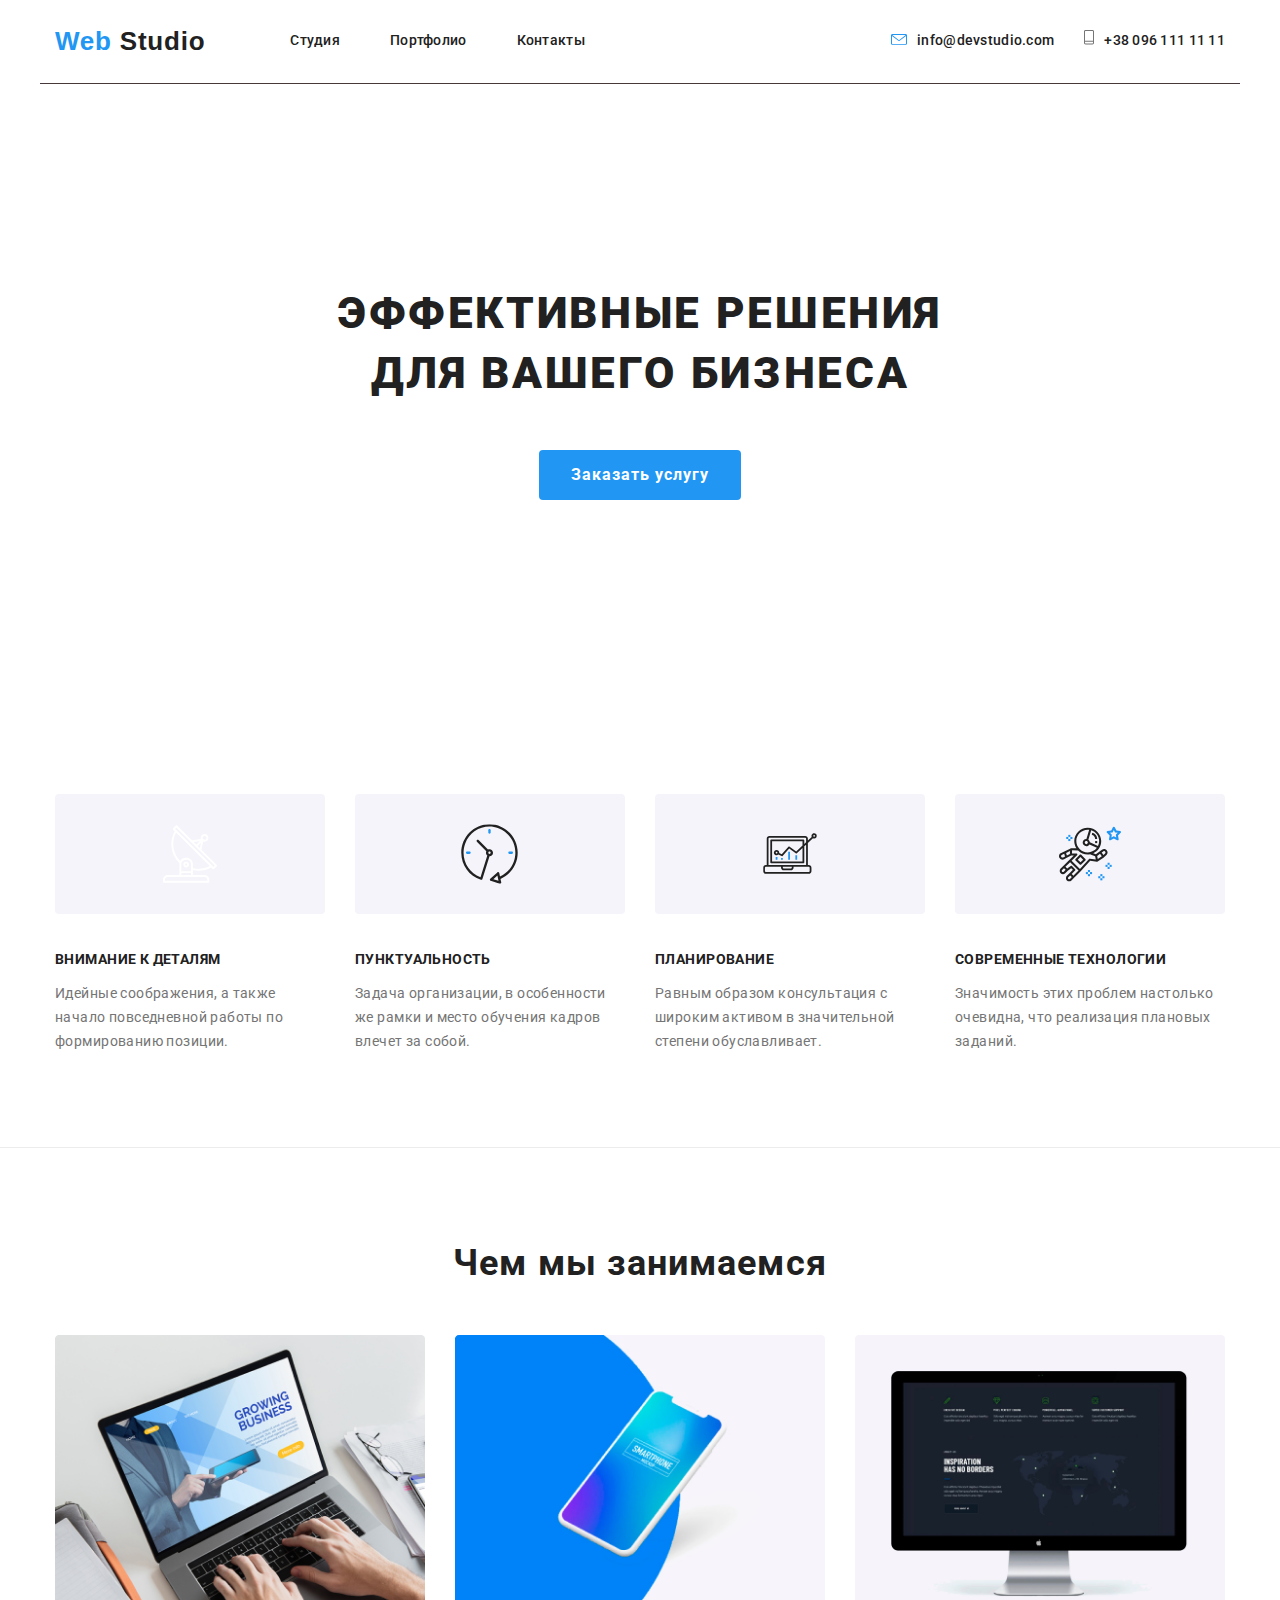
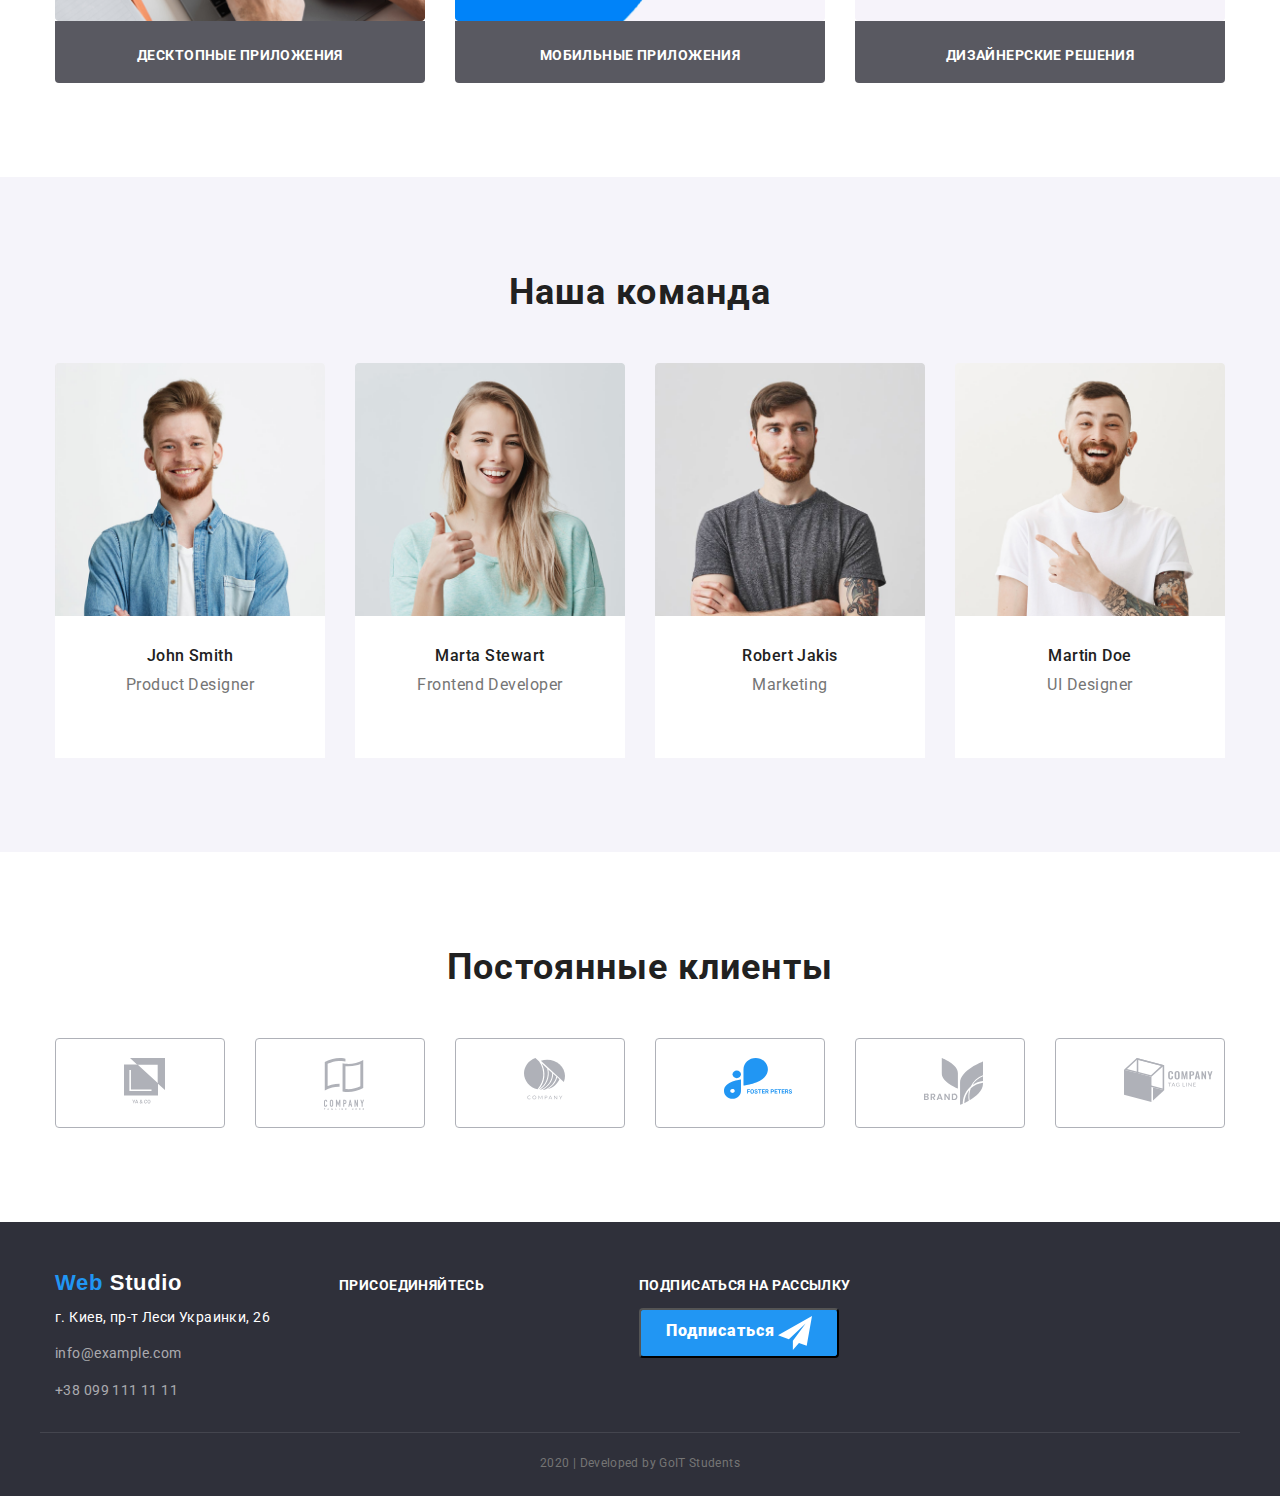
<file: index.html>
<!DOCTYPE html>
<html lang="en">

<head>
    <meta charset="UTF-8">
    <meta name="viewport" content="width=device-width, initial-scale=1.0">
    <title>Document</title>
    <link rel="stylesheet" href="https://fonts.googleapis.com/css2?family=Roboto:wght@400;500;700&display=swap">
    <link rel="stylesheet" href="https://cdnjs.cloudflare.com/ajax/libs/modern-normalize/0.6.0/modern-normalize.min.css">
    <link rel="stylesheet" href="./CSS/styles.css">
</head>

<body>

    <header>
        <nav class="site-nav">
            <a href=""><p class="logo-header"><span class="web-header">Web </span>Studio</p></a>

            <ul class="list-nav">
                <li><a href="" class="link">Студия</a></li>
                <li><a href="./portfolio.html" class="link">Портфолио</a></li>
                <li><a href="" class="link">Контакты</a></li>
            </ul>

            <ul class="list-contacts">
                <li><a href=""><img src="./images/envelope.svg" alt="email"></a></li>
                <li><a href="info@devstudio.com" class="link">info@devstudio.com</a></li>
                <li><a href=""><img src="./images/Vector.svg" alt="phone icon"></a></li>
                <li><a href="+380961111111" class="link">+38 096 111 11 11</a></li>
            </ul>
        </nav>
    </header>

    <main>
        <div class="container-solutions">
            <h1 class="solutions-title">ЭФФЕКТИВНЫЕ РЕШЕНИЯ</br>
                 ДЛЯ ВАШЕГО БИЗНЕСА </h1>   
            <a href="" class="place-order-button">Заказать услугу</a>
        </div>

        <section class="our-advantages">
            <!-- <h2 class="advantages-title">Наши преимущества</h2> -->
            <div class="container-our-advantages">
            <ul>
                <li>
                    <a href="" class="link"><img class="icon-antenna" src="./images/antenna.svg" alt="antenna"></a>
                    <h3>Внимание к деталям</h3>
                    <p>Идейные соображения, а также начало повседневной работы по формированию позиции.</p>
                </li>

                <li>
                    <a href="" class="link"><img class="icon-clock" src="./images/clock.svg" alt="clock"></a>
                    <h3>Пунктуальность</h3>
                    <p>Задача организации, в особенности же рамки и место обучения кадров влечет за собой.</p>
                </li>

                <li>
                    <a href="" class="link"><img class="icon-diagram" src="./images/diagram.svg" alt="diagram"></a>
                    <h3>Планирование</h3>
                    <p>Равным образом консультация с широким активом в значительной степени обуславливает.</p>
                </li>

                <li>
                    <a href="" class="link"><img class="icon-astronaut" src="./images/astronaut.svg" alt="astronaut"></a>
                    <h3>Современные технологии</h3>
                    <p>Значимость этих проблем настолько очевидна, что реализация плановых заданий.</p>
                </li>
            </ul>
            </div>
        </section>

        <section class="what-we-do">
            <div class="container-what-we-do">
            <h2 class="what-we-do-title">Чем мы занимаемся</h2>
            <ul>
                <li>
                    <img src="./images/img-1.png" alt="desktop-apps">
                    <p class="our-activity">Десктопные приложения</p>
                </li>

                <li>
                    <img src="./images/img-2.png" alt="apps">
                    <p class="our-activity">Мобильные приложения</p>
                </li>

                <li>
                    <img src="./images/img-3.png" alt="design-solutions">
                    <p class="our-activity">Дизайнерские решения</p>
                </li>
            </ul>
            </div>
        </section>

        
        <section class="our-team-section">
            <div class="container-our-team-section">
            <h2 class="our-team-title">Наша команда</h2>

            <ul class="our-team">
                <li class="personal-details">
                    <img src="./images/JohnSmith.png" alt="JohnSmith">
                    <div class="personal-data">
                    <h3 class="name">John Smith</h3>
                    <p class="speciality">Product Designer</p>
                
                
                    <ul class="social-media">
                        <li><a href="" class="link" aria-label="Ссылка на Instagram"></a></li>
                        <li><a href="" class="link" aria-label="Ссылка на Twitter"></a></li>
                        <li><a href="" class="link" aria-label="Ссылка на Facebook"></a></li>
                        <li><a href="" class="link" aria-label="Ссылка на linkedin"></a></li>
                    </ul>
                    </div>
                </li>
                
                <li class="personal-details">
                    <img src="./images/MartaStewart.png" alt="MartaStewart">
                    <div class="personal-data">
                    <h3  class="name">Marta Stewart</h3>
                    <p class="speciality">Frontend Developer</p>
                
                
                    <ul class="social-media">
                        <li><a href="" class="link" aria-label="Ссылка на Instagram"></a></li>
                        <li><a href="" class="link" aria-label="Ссылка на Twitter"></a></li>
                        <li><a href="" class="link" aria-label="Ссылка на Facebook"></a></li>
                        <li><a href="" class="link" aria-label="Ссылка на linkedin"></a></li>
                    </ul>
                    </div>
                </li>
                
                <li class="personal-details">
                    <img src="./images/RobertJakis.png" alt="RobertJakis">
                    <div class="personal-data">
                    <h3 class="name">Robert Jakis</h3>
                    <p class="speciality">Marketing</p>
                    
                    
                    <ul class="social-media">
                        <li><a href="" class="link" aria-label="Ссылка на Instagram"></a></li>
                        <li><a href="" class="link" aria-label="Ссылка на Twitter"></a></li>
                        <li><a href="" class="link" aria-label="Ссылка на Facebook"></a></li>
                        <li><a href="" class="link" aria-label="Ссылка на linkedin"></a></li>
                    </ul>
                    </div>
                </li>

                <li class="personal-details">
                    <img src="./images/MartinDoe.png" alt="MartinDoe">
                    <div class="personal-data">
                    <h3  class="name">Martin Doe</h3>
                    <p class="speciality">UI Designer</p>
                    
                    
                    <ul class="social-media">
                        <li><a href="" class="link" aria-label="Ссылка на Instagram"></a></li>
                        <li><a href="" class="link" aria-label="Ссылка на Twitter"></a></li>
                        <li><a href="" class="link" aria-label="Ссылка на Facebook"></a></li>
                        <li><a href="" class="link" aria-label="Ссылка на linkedin"></a></li>
                    </ul>
                    </div>
                </li>     
            </ul>
            </div>
        </section>
        

        <section class="clients">
            <div class="container-clients">
            <h2 class="clients-title">Постоянные клиенты</h2>
            <ul class="clients-list">
                <li class="client"><a href="" class="link"><img src="./images/logo-1.svg" alt="Ya&Co"></a></li>
                <li class="client"><a href="" class="link"><img src="./images/logo-2.svg" alt="Company"></a></li>
                <li class="client"><a href="" class="link"><img src="./images/logo-3.svg" alt="COMPANY"></a></li>
                <li class="client"><a href="" class="link"><img src="./images/logo-4.svg" alt="FOSTER PETERS"></a></li>
                <li class="client"><a href="" class="link"><img src="./images/logo-5.svg" alt="BRAND"></a></li>
                <li class="client"><a href="" class="link"><img src="./images/logo-6.svg" alt="TagLine"></a></li>
            </ul>
            </div>
        </section>
    </main>

    <footer>

        <div class="footer-container">

        <div class="footer-contacts">
        <a href="">
            <p class="logo-footer">Web <span class="studio-footer">Studio</span></p>
        </a>
       
        <p class="address">г. Киев, пр-т Леси Украинки, 26</p>

        <address class="address-container">
            <a href="info@example.com" class="link-footer">info@example.com</a>
            <a href="+380991111111" class="link-footer">+38 099 111 11 11</a>
        </address> 
        </div>
        
        <div class="join-us">
        <p class="footer-join-subscribe">присоединяйтесь</p>
        <ul class="social-media-footer">
            <li><a href="" class="link" aria-label="Ссылка на Instagram"></a></li>
            <li><a href="" class="link" aria-label="Ссылка на Twitter"></a></li>
            <li><a href="" class="link" aria-label="Ссылка на Facebook"></a></li>
            <li><a href="" class="link" aria-label="Ссылка на linkedin"></a></li>
        </ul>
        </div>

        <div class="subscribe">
        <p class="footer-join-subscribe">подписаться на рассылку</p>
        
        <button type="button" class="button-footer">
            <span class="subscribe-title">Подписаться</span>
            <img src="./images/subscribe-icon.svg" alt="subscribe icon">
        </button>
        </div>
        </div>

        <p class="developer">2020 | Developed by GoIT Students</p>
        
    </footer>
</body>

</html>
</file>
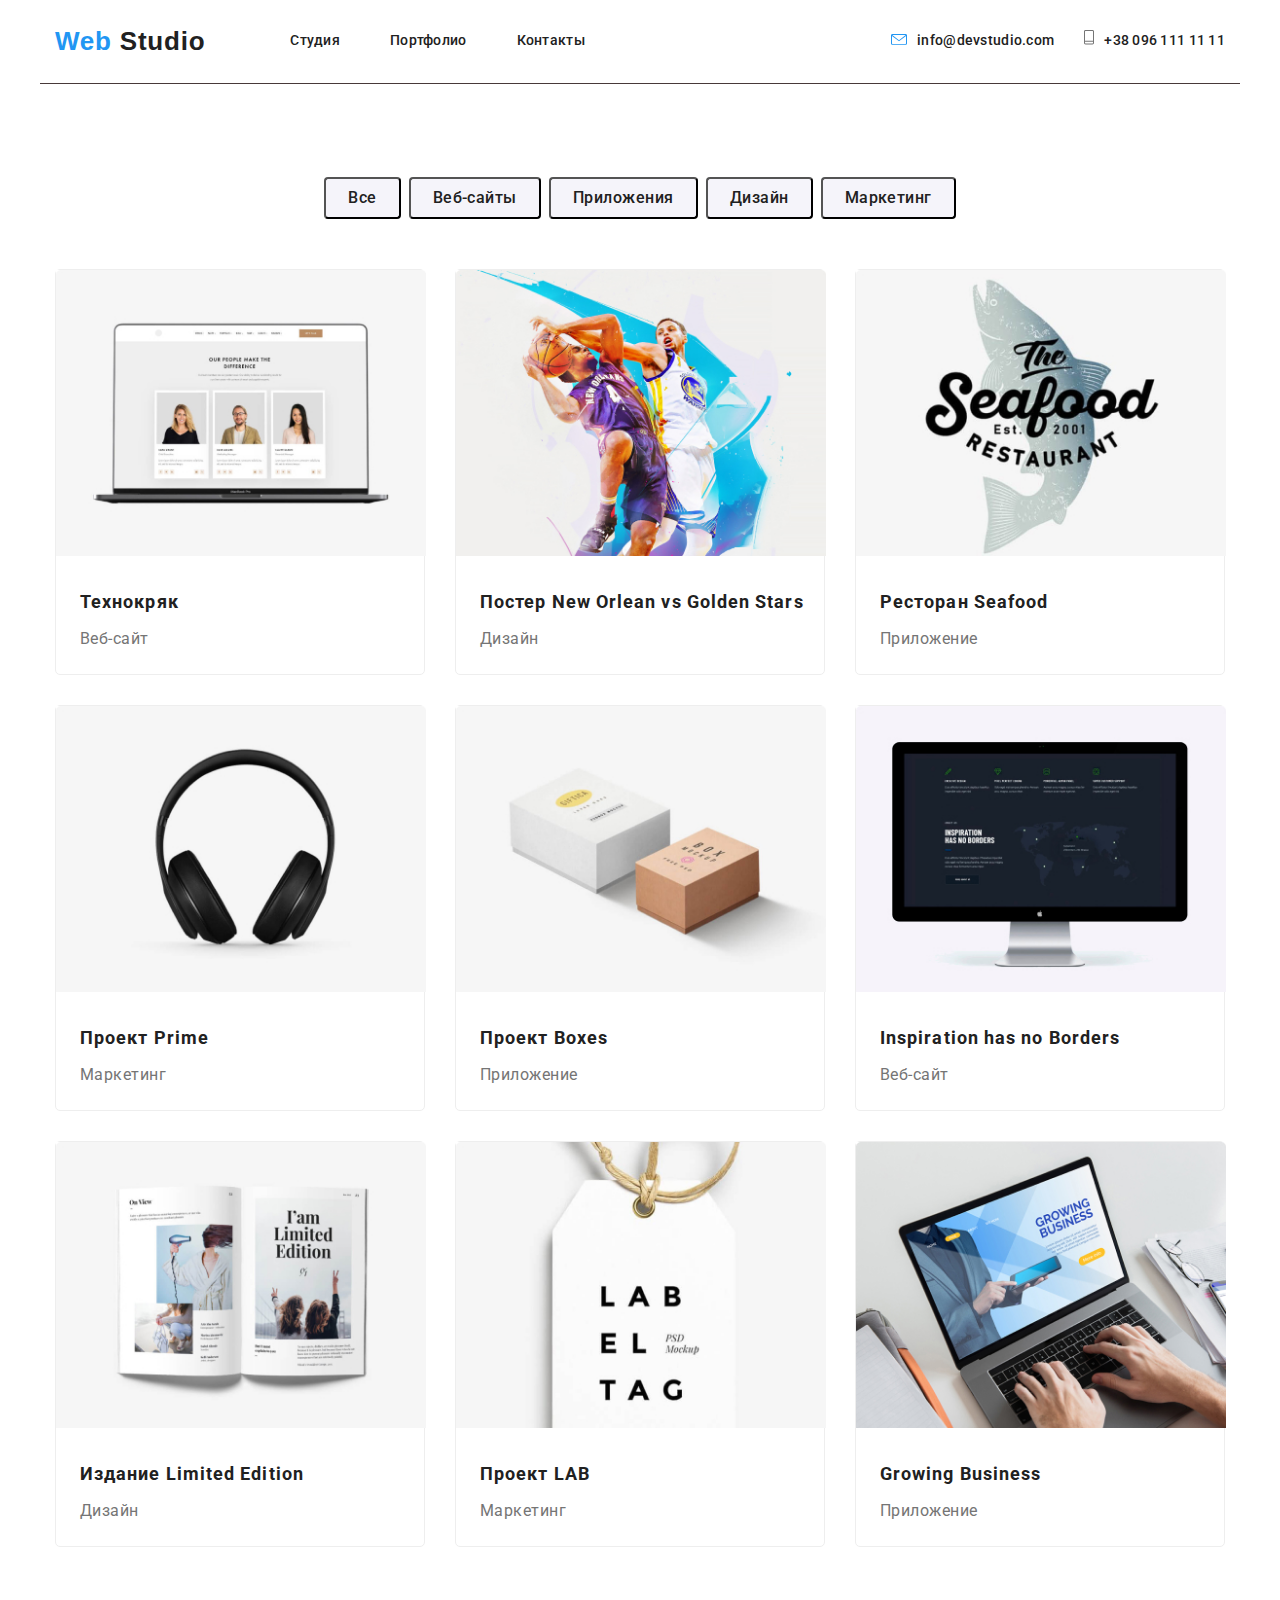
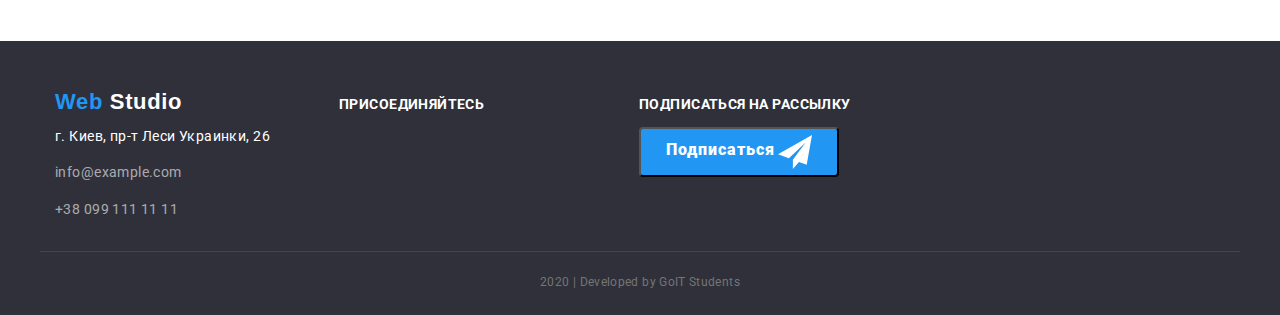
<file: portfolio.html>
<!DOCTYPE html>
<html lang="en">

<head>
    <meta charset="UTF-8">
    <meta name="viewport" content="width=device-width, initial-scale=1.0">
    <title>Document</title>
    <link rel="stylesheet" href="https://fonts.googleapis.com/css2?family=Roboto:wght@400;500;700&display=swap"> 
    <link rel="stylesheet" href="https://cdnjs.cloudflare.com/ajax/libs/modern-normalize/0.6.0/modern-normalize.min.css">
    <link rel="stylesheet" href="./CSS/styles.css">    
</head>

<body>
    <header>
        <nav class="site-nav">
            <a href="">
                <p class="logo-header"><span class="web-header">Web </span>Studio</p>
            </a>
    
            <ul class="list-nav">
                <li><a href="./index.html" class="link">Студия</a></li>
                <li><a href="" class="link">Портфолио</a></li>
                <li><a href="" class="link">Контакты</a></li>
            </ul>
    
            <ul class="list-contacts">
                <li><a href=""><img src="./images/envelope.svg" alt="email"></a></li>
                <li><a href="info@devstudio.com" class="link">info@devstudio.com</a></li>
                <li><a href=""><img src="./images/Vector.svg" alt="phone icon"></a></li>
                <li><a href="+380961111111" class="link">+38 096 111 11 11</a></li>
            </ul>
        </nav>
    </header>

    <main>
        <section class="section-portfolio">
            <div class="container-portfolio">
            <!-- <h1 class="portfolio-title">Портфолио</h1> -->

            <ul class="list-of-buttons">
                <li class="button"><button type="button">Все</button></li>
                <li class="button"><button type="button">Веб-сайты</button></li>
                <li class="button"><button type="button">Приложения</button></li>
                <li class="button"><button type="button">Дизайн</button></li>
                <li class="button"><button type="button">Маркетинг</button></li>
            </ul>

            <ul class="portfolio-list">
                <li>
                    <a href="">
                        <img src="./images/tehnokryak.jpg" alt="картинка технокряк" width="370px">
                        
                    <div class="portfolio-item-details">
                        <h2 class="portfolio-item">Технокряк</h2>
                        <!-- <p class="portfolio-item-description">Технокряк это современная площадка распространения коронавируса. Компании используют эту платформу для цифрового
                        шпионажа и атак на защищённые сервера конкурентов.</p> -->
                        <p class="portfolio-item-job">Веб-сайт</p>
                    </div>
                    </a>               
                </li>

                <li>
                    <a href="">
                        <img src="./images/basketball-match.jpg" alt="poster basketball" width="370">
                        
                    <div class="portfolio-item-details">
                        <h2 class="portfolio-item">Постер New Orlean vs Golden Stars</h2>
                        <!-- <p class="portfolio-item-description"></p> -->
                        <p class="portfolio-item-job">Дизайн</p>
                    </div>
                    </a>
                </li>

                <li>
                    <a href="">
                        <img src="./images/seafood.jpg" alt="restaurant poster" width="370">
                        
                    <div class="portfolio-item-details">
                        <h2 class="portfolio-item">Ресторан Seafood</h2>
                        <!-- <p class="portfolio-item-description"></p> -->
                        <p class="portfolio-item-job">Приложение</p>
                    </div>
                    </a>
                </li>
                
                <li>
                    <a href="">
                        <img src="./images/project-prime.jpg" alt="poster prime" width="370">
                        
                    <div class="portfolio-item-details">
                        <h2 class="portfolio-item">Проект Prime</h2>
                        <!-- <p class="portfolio-item-description"></p> -->
                        <p class="portfolio-item-job">Маркетинг</p>
                    </div>
                    </a>
                </li>

                <li>
                    <a href="">
                        <img src="./images/boxes.jpg" alt="poster boxes" width="370">
                        
                    <div class="portfolio-item-detais">
                        <h2 class="portfolio-item">Проект Boxes</h2>
                        <!-- <p class="portfolio-item-description"></p> -->
                        <p class="portfolio-item-job">Приложение</p>
                    </div>
                    </a>
                </li>

                <li>
                    <a href="">
                        <img src="./images/inspiration.jpg" alt="poster inspiration" width="370">
                        
                    <div class="portfolio-item-details">
                        <h2 class="portfolio-item">Inspiration has no Borders</h2>
                        <!-- <p class="portfolio-item-description"></p> -->
                        <p class="portfolio-item-job">Веб-сайт</p>
                    </div>
                    </a>
                </li>

                <li>
                    <a href="">
                        <img src="./images/limited-edition.jpg" alt="poster limited edition" width="370">
                        
                    <div class="portfolio-item-details">
                        <h2 class="portfolio-item">Издание Limited Edition</h2>
                        <!-- <p class="portfolio-item-description"></p> -->
                        <p class="portfolio-item-job">Дизайн</p>
                    </div>
                    </a>
                </li>

                <li>
                    <a href="">
                        <img src="./images/project-lab.jpg" alt="poster lab" width="370">
                        
                    <div class="portfolio-item-details">
                        <h2 class="portfolio-item">Проект LAB</h2>
                        <!-- <p class="portfolio-item-description"></p> -->
                        <p class="portfolio-item-job">Маркетинг</p>
                    </div>
                    </a>
                </li>

                <li>
                    <a href="">
                        <img src="./images/growing-business.jpg" alt="poster growing business" width="370>
                        
                    <div class="portfolio-item-details">
                        <h2 class="portfolio-item">Growing Business</h2>
                        <!-- <p class="portfolio-item-description"></p> -->
                        <p class="portfolio-item-job">Приложение</p>
                    </div>
                    </a>
                </li>              
            </ul>
            </div>
        </section>      
    </main>

    <footer>
    
        <div class="footer-container">
    
            <div class="footer-contacts">
                <a href="">
                    <p class="logo-footer">Web <span class="studio-footer">Studio</span></p>
                </a>
    
                <p class="address">г. Киев, пр-т Леси Украинки, 26</p>
    
                <address class="address-container">
                    <a href="info@example.com" class="link-footer">info@example.com</a>
                    <a href="+380991111111" class="link-footer">+38 099 111 11 11</a>
                </address>
            </div>
    
            <div class="join-us">
                <p class="footer-join-subscribe">присоединяйтесь</p>
                <ul class="social-media-footer">
                    <li><a href="" class="link" aria-label="Ссылка на Instagram"></a></li>
                    <li><a href="" class="link" aria-label="Ссылка на Twitter"></a></li>
                    <li><a href="" class="link" aria-label="Ссылка на Facebook"></a></li>
                    <li><a href="" class="link" aria-label="Ссылка на linkedin"></a></li>
                </ul>
            </div>
    
            <div class="subscribe">
                <p class="footer-join-subscribe">подписаться на рассылку</p>
    
                <button type="button" class="button-footer">
                    <span class="subscribe-title">Подписаться</span>
                    <img src="./images/subscribe-icon.svg" alt="subscribe icon">
                </button>
            </div>
        </div>
    
        <p class="developer">2020 | Developed by GoIT Students</p>
    
    </footer>
</body>

</html>
</file>
<file: CSS/styles.css>
/* Common */

html {
  box-sizing: border-box;
}

*,
*::before,
*::after {
  box-sizing: inherit;
}

:root {
  --primary-text-color: #757575;
  --primary-background-color: #ffffff;
  --title-text-color: #212121;
  --accent-color: #2196f3;
}

body {
  background-color: var(--primary-background-color);
  color: var(--primary-text-color);

  font-family: Roboto, sans-serif;
  text-decoration: none;
  font-weight: 400;
  font-size: 14px;
  line-height: 1.714;
  letter-spacing: 0.03em;
}


a {
  text-decoration: none;
}

h1,
h2,
h3 {
  color: var(--title-text-color);
}

ul {
  list-style: none;
}


/* .container {
  margin-left: auto;
  margin-right: auto;
  width: 1170px;
  background-color: tomato;
} */

/* Header */
.logo-header {
  font-family: Raleway, sans-serif;
  font-style: normal;
  font-weight: 700;
  font-size: 26px;
  line-height: 1.19;
  letter-spacing: 0.03em;

  color: #212121;
}

.web-header {
  color: #2196f3;
}

.site-nav .link {
  color: var(--title-text-color);

  font-style: normal;
  font-weight: 500;
  font-size: 14px;
  line-height: 1.14;
  text-decoration: none;
  letter-spacing: 0.02em;
}

.site-nav {
  width: 1200px;
  margin-left: auto;
  margin-right: auto;
  padding-left: 15px;
  padding-right: 15px;

  display: flex;
  align-items: center;
  border-bottom: 1px solid rgb(71, 57, 57);
}

.list-nav {
  display: flex;
  
  margin-left: 85px;
  padding: 0;
}

.list-nav .link {
  padding-top: 10px;
  padding-bottom: 10px;
}

.list-nav li {
  margin-right: 50px;
}

.list-nav li:last-child {
  margin-right: 0;
}

.list-contacts {
  display: flex;
 
  margin-left: auto;
  padding: 0;
}

.list-contacts li:nth-child(odd) {
  margin-right: 10px;
}

.list-contacts li:nth-of-type(2) {
  margin-right: 30px;
}

.site-nav .link:hover,
.site-nav .link:focus {
  color: var(--accent-color);
}

.site-nav .link.current {
  color: var(--accent-color);
}

/* Footer */

footer {
  background-color: #2f303a;

  display: flex;
  flex-direction: column;
}

.footer-container {
  display: flex;
  
  width: 1200px;
  margin-left: auto;
  margin-right: auto;
  padding-left: 15px;
  padding-right: 15px;
  margin-top: 0;
  margin-bottom: 0;
  border-bottom: 1px solid rgba(255, 255, 255, 0.1);
}

.footer-contacts {
  display: block;
  margin-right: 69px;
  padding-top: 48px;
  padding-bottom: 28px;
}

.address-container {
  display: flex;
  flex-direction: column;
}

.logo-footer {
  font-family: Raleway, sans-serif;
  font-style: normal;
  font-weight: 700;
  font-size: 22px;
  line-height: 1.18;
  letter-spacing: 0.03em;
  color: #2196f3;

  margin-bottom: 10px;
  margin-top: 0;
  padding: 0;
}

.address {
  margin-bottom: 9px;
  margin-top: 0;
  padding: 0;

  font-style: normal;
  font-weight: 400;
  font-size: 14px;
  line-height: 1.714;
  letter-spacing: 0.03em;

  color: #ffffff;
}

.studio-footer {
  color: #ffffff;
}

.link-footer {
  font-style: normal;
  font-weight: 400;
  font-size: 14px;
  line-height: 2;
  letter-spacing: 0.03em;
  padding: 0;
  margin-bottom: 9px;

  color: rgba(255, 255, 255, 0.6);
}

.link-footer:last-child {
  margin: 0;
}

.footer-join-subscribe {
  font-style: normal;
  font-weight: bold;
  font-size: 14px;
  line-height: 1.14;
  letter-spacing: 0.03em;
  text-transform: uppercase;
  margin-top: 0;
  margin-bottom: 21;

  color: #ffffff;
}

.join-us {
  display: block;
  width: 206px;
  
  margin-right: 94px;
  padding-top: 56px;
}

.subscribe {
  display: block;
  margin: 0;
  padding-top: 56px;
}

.button-footer {
  background-color: var(--accent-color);

  display: inline-flex;
  justify-content: space-evenly;
  
  width: 200px;
  height: 50px;
  border-radius: 4px;
}

.subscribe-title {
  font-style: normal;
  font-weight: 900;
  font-size: 16px;
  line-height: 1.875;
  
  letter-spacing: 0.06em;

  color: #ffffff;
  margin: 0;
 }

.developer {
  font-style: normal;
  font-weight: normal;
  font-size: 12px;
  line-height: 2;
  text-align: center;
  letter-spacing: 0.03em;

  margin-top: 18px;
  margin-bottom: 21px;
}

/* Studio */

.container-solutions {
  text-align: center;

  margin-bottom: 0;
  margin-top: 0;
  padding-top: 200px;
  padding-bottom: 200px;
}

.solutions-title {
  color: var(--title-text-color);

  font-style: normal;
  font-weight: 900;
  font-size: 44px;
  line-height: 1.36;
  letter-spacing: 0.06em;
  text-transform: uppercase;

  margin-top: 0;
  margin-bottom: 46px;
  padding: 0;
}

.place-order-button {  
  font-style: normal;
  font-weight: 700;
  font-size: 16px;
  line-height: 1.875;
  
  display: inline-block;
    
  border-radius: 4px;
  text-align: center;
  letter-spacing: 0.06em;
  padding: 10px 32px 10px 32px;
  
  background-color: var(--accent-color);
  color: #ffffff;

  margin: 0;
}

/* Section Advantages */

h2 {
  font-style: normal;
  font-weight: 700;
  font-size: 36px;
  line-height: 1.17;
  text-align: center;
  letter-spacing: 0.03em;

  margin-top: 0;
  margin-bottom: 0;
}

h3 {
  font-style: normal;
  font-weight: 700;
  font-size: 14px;
  line-height: 1.14;
  letter-spacing: 0.03em;
  text-transform: uppercase;

  margin-top: 0;
  margin-bottom: 0;
}

/* .advantages-title {
  color: transparent;
} */

.our-advantages {
  padding-top: 94px;
  padding-bottom: 94px;

  border-bottom: 1px solid #ECECEC;
}

.container-our-advantages {
  width: 1200px;
  margin-left: auto;
  margin-right: auto;
  padding-left: 15px;
  padding-right: 15px;
  margin-top: 0;
  margin-bottom: 0;
}

.our-advantages ul {
  display: flex;
  margin: 0;
  padding: 0;
}

.our-advantages li {
  width: 270px;
  margin-right: 30px;
}

.our-advantages li:last-child {
  margin: 0;
}



.icon-antenna {
  display: inline-block;
  border-radius: 4px;
  width: 270px;
  height: 120px;
  padding: 25px 106.34px 25px 106.34px;
  background-color: #F5F4FA;
  
  margin-bottom: 30px;
}

.icon-clock {
  display: inline-block;
  border-radius: 4px;
  width: 270px;
  height: 120px;
  padding: 25px 105.54px 25px 105px;
  background-color: #F5F4FA;
  
  margin-bottom: 30px;
}

.icon-diagram {
  display: inline-block;
  border-radius: 4px;
  width: 270px;
  height: 120px;
  padding: 33.2px 104px 33.11px 104px;
  background-color: #F5F4FA;
  
  margin-bottom: 30px;
}

.icon-astronaut {
  display: inline-block;
  border-radius: 4px;
  width: 270px;
  height: 120px;
  padding: 25px 104px 25px 104px;
  background-color: #F5F4FA;

  margin-bottom: 30px;
}

.our-advantages .icon-astronaut:hover,
.our-advantages .icon-astronaut:focus {
    background-color: var(--accent-color);
}

.our-advantages .icon-antenna:hover,
.our-advantages .icon-antenna:focus {
  background-color: var(--accent-color);
}

.our-advantages .icon-clock:hover,
.our-advantages .icon-clock:focus {
  background-color: var(--accent-color);
}

.our-advantages .icon-diagram:hover,
.our-advantages .icon-diagram:focus {
  background-color: var(--accent-color);
}

.our-advantages p {
  width: 270px;
  margin-top: 10; 
  margin-bottom: 0; 
}


/* Section What we do */

.what-we-do {
  margin-top: 0;
  margin-bottom: 0;
  padding-top: 94px;
  padding-bottom: 94px;
}

.container-what-we-do {
  width: 1200px;
  margin-left: auto;
  margin-right: auto;
  padding-left: 15px;
  padding-right: 15px;
}

.what-we-do-title {
  margin-top: 0;
  margin-bottom: 50px;
  padding: 0;
}

.what-we-do ul {
  display: flex;

  margin: 0;
  padding: 0;
}

.what-we-do li {
  display: flex;
  flex-direction: column;
  width: 370px;
  margin-right: 30px; 
}

.what-we-do li:last-child {
  margin: 0;
}

.our-activity {
   
  width: 370px;
  padding-top: 34px;
  padding-bottom: 27px;
  border-bottom-left-radius: 4px;
  border-bottom-right-radius: 4px;  
  margin-top: 0;  
  margin-bottom: 0;
  
  background-color: rgba(47, 48, 58, 0.8); 
  color: #ffffff;  

  font-style: normal;
  font-weight: 700;
  font-size: 14px;
  line-height: 1.14px;
  text-align: center;
  letter-spacing: 0.03em;
  text-transform: uppercase;
}


/* Section Our Team */


.our-team-section {
  margin-top: 0;
  margin-bottom: 0;
  padding-top: 94px;
  padding-bottom: 94px;

  background-color: #f5f4fa;
}

.container-our-team-section {
  width: 1200px;
  margin-top: 0;
  margin-bottom: 0;
  margin-left: auto;
  margin-right: auto;
  padding-left: 15px;
  padding-right: 15px;
}

.our-team-title {
  padding: 0;
  margin-bottom: 50px;
}

.our-team  {
  display: flex;
  
  margin-top: 0;
  margin-bottom: 0;
  padding: 0;  
}

.our-team .personal-details {
  display: flex;
  flex-direction: column;
  width: 270px;

  margin-right: 30px;
  padding-bottom: 0;

  border-radius: 4px;
}

.our-team .personal-details:last-child {
  margin-right: 0;
}

.personal-data {
  background-color: #ffffff;
}

.name {
  font-style: normal;
  font-weight: 500;
  font-size: 16px;
  line-height: 1.187;
  text-align: center;
  letter-spacing: 0.03em;
  text-transform: none;

  margin-top: 30px;
  margin-bottom: 10px;
}

.speciality {
  font-style: normal;
  font-weight: 400;
  font-size: 16px;
  line-height: 1.19;
  text-align: center;
  letter-spacing: 0.03em;

  margin-top: 0;
  margin-bottom: 28px;
}

.social-media {
  display: flex;

  margin: 0;
  padding-bottom: 36px;
}

.our-team-section .link:hover,
.our-team-section .link:focus {
  background-color: var(--accent-color);
}


/* Section Clients */

.clients {
  margin-top: 0;
  margin-bottom: 0;
  padding-top: 94px;
  padding-bottom: 94px;
}

.container-clients {
  width: 1200px;
  margin-top: 0;
  margin-bottom: 0;
  margin-left: auto;
  margin-right: auto;
  padding-left: 15px;
  padding-right: 15px;
}

.clients-title {
  margin-top: 0;
  padding: 0;
  margin-bottom: 50px;
}

.clients-list {
  display: flex;
  
  margin: 0;
  padding: 0;
}

.clients-list .client {
  display: inline-block;
  border: 1px solid #AFB1B8;
  border-radius: 4px;
  width: 170px;
  height: 90px;
  margin-right: 30px;
  align-content: center;
  padding: 19px 67px 19px 68px;
}

.client:last-child {
  margin: 0;
}

.clients .client:hover,
.clients .client:focus {
    border-color: var(--accent-color);
}



/* Portfolio */

/* .portfolio-title {
  color: transparent;
  margin: 0;
} */

.section-portfolio {
  margin: 0;
  padding-top: 93px;
  padding-bottom: 94px;
}

.container-portfolio {
  width: 1200px;
  margin-left: auto;
  margin-right: auto;
  margin-top: 0;
  margin-bottom: 0;
  padding-left: 15px;
  padding-right: 15px;
}

.list-of-buttons {
  display: flex;
  justify-content: center;

  margin-top: 0;
  margin-bottom: 50px;
  padding: 0;
}

button {
  background-color: #F5F4FA;
  color: var(--title-text-color);

  border-radius: 4px;
  padding: 6px 22px 6px 22px;

  font-style: normal;
  font-weight: 500;
  font-size: 16px;
  line-height: 1.625;
  text-align: center;
  letter-spacing: 0.03em;
}

.button {
  margin-right: 8px;
}

.button:last-child {
  margin: 0;
}

button:hover,
button:focus {
  background-color: var(--accent-color);
  color: #ffffff;
}

.portfolio-list {
  display: flex;
  flex-wrap: wrap;
  margin-top: 0;
  margin-bottom: 0;
  padding: 0;
}

.portfolio-list li {
  width: 370px;
  margin-right: 30px;
  margin-bottom: 30px;
  
  border: 1px solid #eeeeee;
  border-radius: 5px;
}

.portfolio-list li:nth-of-type(3n) {
  margin-right: 0;
}

.portfolio-list li:nth-last-child(-n+3) {
  margin-bottom: 0;
}

.portfolio-item {
  font-style: normal;
  font-weight: 700;
  font-size: 18px;
  line-height: 2;
  letter-spacing: 0.06em;
  text-align: left;
  padding-left: 24px;
  padding-top: 20px;
  margin-bottom: 4px;

  color: var(--title-text-color);
}


/* .portfolio-item-description {
  font-style: normal;
  font-weight: 400;
  font-size: 18px;
  line-height: 1.55;
  letter-spacing: 0.03em;
  color: transparent;

  display: flex;
  flex-wrap: wrap;
  text-align: center;
  width: 380px;
  height: 294px;
  margin-top: -337px;
} */

.portfolio-item-job {
  font-style: normal;
  font-weight: 400;
  font-size: 16px;
  line-height: 1.87;
  letter-spacing: 0.03em;
  padding-left: 24px;
  padding-bottom: 20px;
  margin: 0;

  color: var(--primary-text-color);
}

.portfolio-list li:hover,
.portfolio-list:focus {
  background-color: var(--accent-color);
  color: #ffffff;
  
  display: flexbox;

}
</file>
